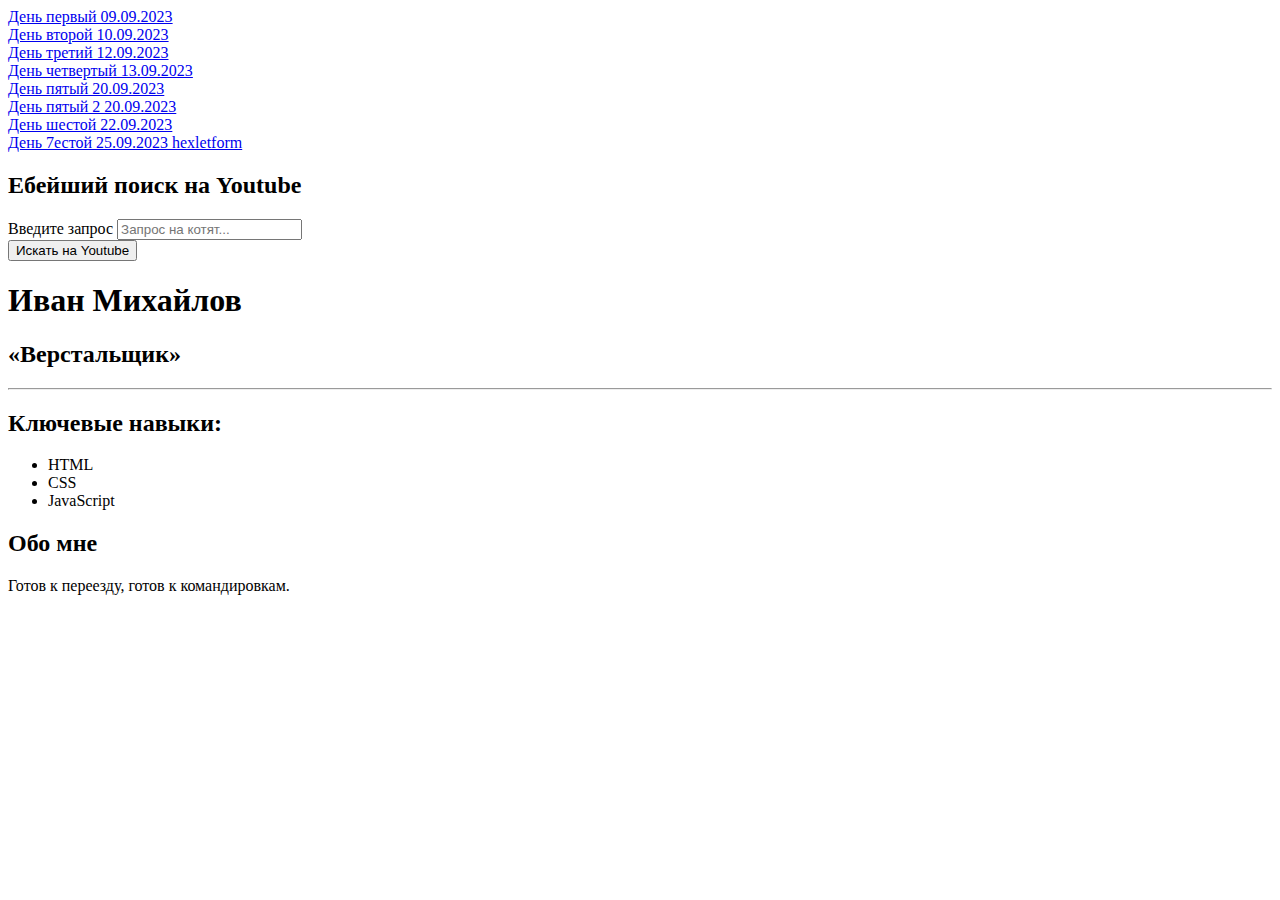
<file: index.html>
<!DOCTYPE html>
<html lang="en">
<head>
    <meta charset="UTF-8">
    <meta name="viewport" content="width=device-width, initial-scale=1.0">
    <title>Document</title>
</head>
<body>
    <a href="one-day" target="_blank">День первый 09.09.2023</a></br>
    <a href="two-day" target="_blank">День второй 10.09.2023</a></br>
    <a href="form.html" target="_blank">День третий 12.09.2023</a></br>
    <a href="1319.html" target="_blank">День четвертый 13.09.2023</a></br>
    <a href="20092023.html" target="_blank">День пятый 20.09.2023</a></br>
     <a href="colum.html" target="_blank">День пятый 2 20.09.2023</a></br>
     <a href="100lawyers/index.html" target="_blank">День шестой 22.09.2023</a></br>
    <a href="hexletform.html" target="_blank">День 7естой 25.09.2023 hexletform</a></br>
    
<main>
    <h2>Ебейший поиск на Youtube</h2>
       <form action="https://www.youtube.com/results">
  <div>
  <label for="query">Введите запрос</label>
  <input
  type="text"
  placeholder="Запрос на котят..."
  id="query"
  name="search_query"
  />
  </div>
      
     <button>Искать на Youtube</button>
  
  
      <h1>Иван Михайлов</h1>
      <h2>«Верстальщик»</h2>
    
      <hr>
    
      <section>
        <h2>Ключевые навыки:</h2>
        <ul>
          <li>HTML</li>
          <li>CSS</li>
          <li>JavaScript</li>
        </ul>
      </section>
    
      <section>
        <h2>Обо мне</h2>
        <p>
          Готов к переезду, готов к командировкам.
        </p>
      </section>
    </main>
</body>
    </html>
</file>
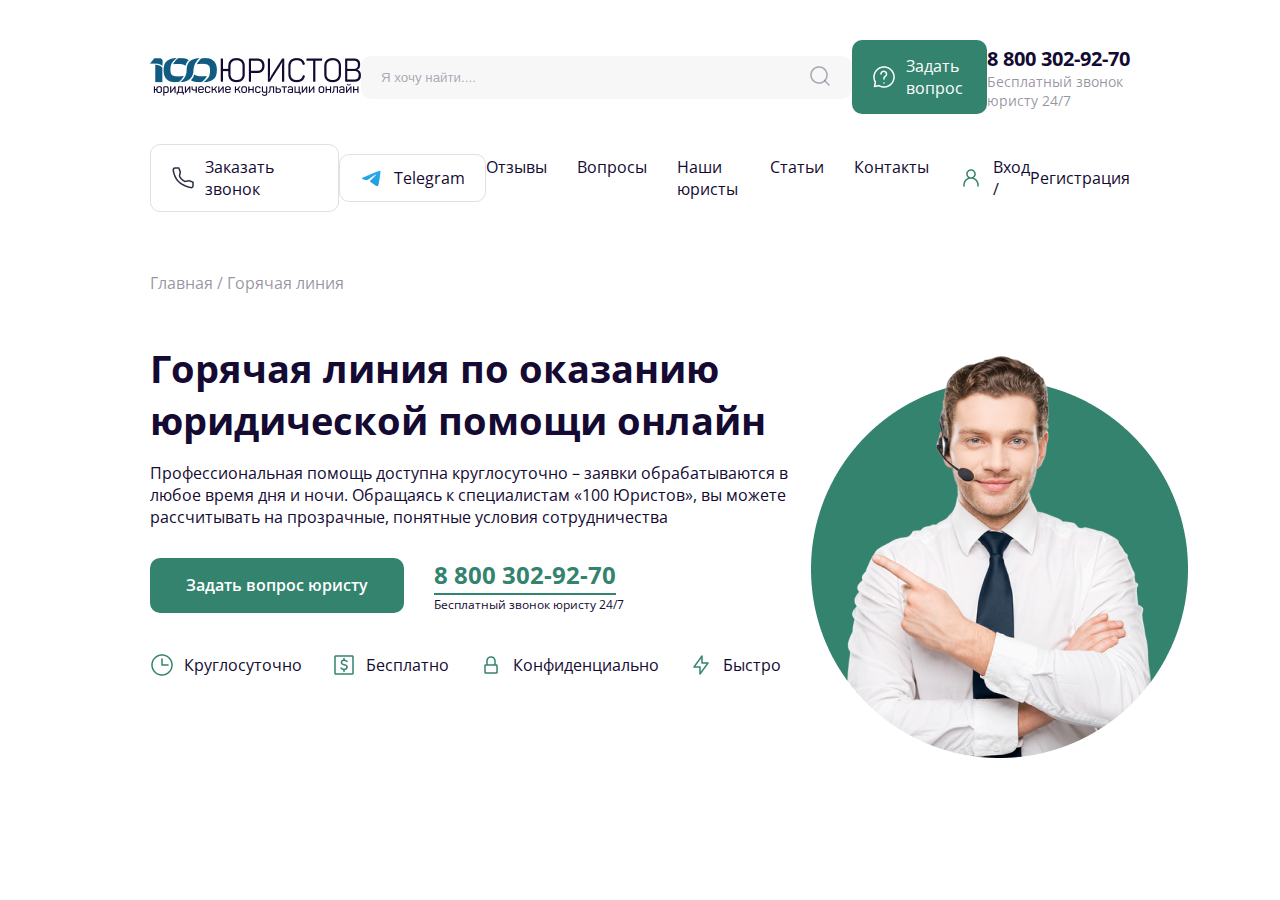
<file: 100lawyers/index.html>
<!DOCTYPE html>
<html lang="en">
<head>
    <meta charset="UTF-8">
    <meta name="viewport" content="width=device-width, initial-scale=1.0">
    <title>100 Юристов</title>
    <link rel="preconnect" href="https://fonts.googleapis.com">
<link rel="preconnect" href="https://fonts.gstatic.com" crossorigin>
<link href="https://fonts.googleapis.com/css2?family=Open+Sans:wght@300;400;500;600;700;800&display=swap" rel="stylesheet">
<link rel="stylesheet" href="assets/style/style.css">

</head>
<body>
    <header class="header"> 
        <div class="container">
            <div class="header-content">
                <img src="assets/images/logo.png" alt="">
                <div class="header-input">
                    <input placeholder="Я хочу найти...." type="text">
                    <button>
                        <img src="assets/images/search.png" alt="">
                    </button>
                </div>
                <a href="#" class="header-question">
                    <img src="assets/images/chat.png" alt="">
                    <p>Задать вопрос</p>
                </a>
                <div class="header-contact">
                    <a href="#">8 800 302-92-70</a>
                    <p>Бесплатный звонок юристу 24/7</p>
                </div>
            </div>
            <div class="header-content">
                <a href="#" class="header-contact-button">
                    <img src="assets/images/phone.png" alt="">
                    <p>Заказать звонок</p>
                </a>

                <a href="#" class="header-contact-button">
                    <img src="assets/images/tg.png" alt="">
                    <p>Telegram</p>
                </a>
                <nav class="nav">
                    <a href="#">Отзывы</a>
                    <a href="#">Вопросы</a>
                    <a href="#">Наши юристы</a>
                    <a href="#">Статьи</a>
                    <a href="#">Контакты</a>
                </nav>
                <div class="header-login">
                    <img src="assets/images/user.png" alt="">
                    <a href="#">Вход / </a>
                    <a href="#">Регистрация</a>

                </div>
            </div>
        </div>
    </header>
    <main class="main">
        <div class="container">
            <div class="main-target">
                <p>
                    Главная / Горячая линия
                </p>
            </div>
            <div class="main-content">

                <div>
                    <h1>
                        Горячая линия по оказанию 
                        юридической помощи онлайн
                    </h1>
                    <P>
                        Профессиональная помощь доступна круглосуточно – заявки обрабатываются в любое время дня и ночи. Обращаясь к специалистам «100 Юристов», вы можете рассчитывать на прозрачные, понятные условия сотрудничества
                    </P>
                    <div class="main-question">
                        <a href="#">Задать вопрос юристу</a>
                        <div>
                            <a href="#">8 800 302-92-70</a>
                            <p>Бесплатный звонок юристу 24/7</p>
                        </div>
                    </div>
                    <div class="maim-plus">
                        <div>
                            <img src="assets/images/clock.png" alt="">
                            <p>Круглосуточно</p>
                        </div>
                        <div>
                            <img src="assets/images/money.png" alt="">
                            <p>Бесплатно</p>
                        </div>
                        <div>
                            <img src="assets/images/lock.png" alt="">
                            <p>Конфиденциально</p>
                        </div>
                        <div>
                            <img src="assets/images/flash.png" alt="">
                            <p>Быстро</p>
                        </div>
                    </div>
                </div>
                <div>
                    <img src="assets/images/man.png" alt="">
                </div>

            </div>
        </div>
    </main>
</body>
</html>
</file>
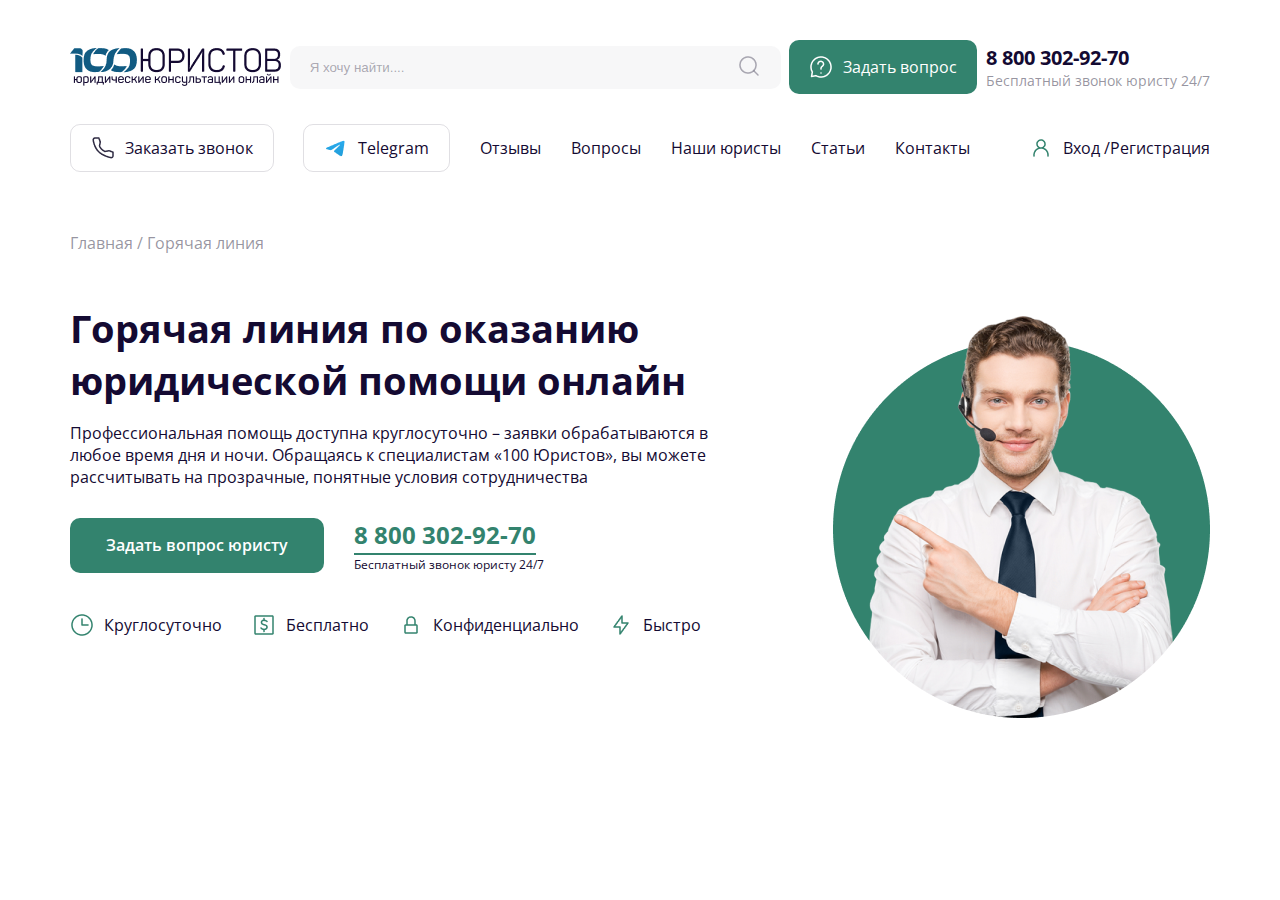
<file: 100lawyers2/index.html>
<!DOCTYPE html>
<html lang="en">
<head>
    <meta charset="UTF-8">
    <meta name="viewport" content="width=device-width, initial-scale=1.0">
    <title>100 Юристов</title>
    <link rel="preconnect" href="https://fonts.googleapis.com">
<link rel="preconnect" href="https://fonts.gstatic.com" crossorigin>
<link href="https://fonts.googleapis.com/css2?family=Open+Sans:wght@300;400;500;600;700;800&display=swap" rel="stylesheet">
<link rel="stylesheet" href="assets/style/style.css">

</head>
<body>
    
    <header class="header"> 
        <div class="container">
            <div class="header-content">
                <img src="assets/images/logo.png" alt="">
                <div class="header-input">
                    <input placeholder="Я хочу найти...." type="text">
                    <button>
                        <img src="assets/images/search.png" alt="">
                    </button>
                </div>
                <a href="#" class="header-question">
                    <img src="assets/images/chat.png" alt="">
                    <p>Задать вопрос</p>
                </a>
                <div class="header-contact">
                    <a href="#">8 800 302-92-70</a>
                    <p>Бесплатный звонок юристу 24/7</p>
                </div>
            </div>
            <div class="header-content">
                <a href="#" class="header-contact-button">
                    <img src="assets/images/phone.png" alt="">
                    <p>Заказать звонок</p>
                </a>

                <a href="#" class="header-contact-button">
                    <img src="assets/images/tg.png" alt="">
                    <p>Telegram</p>
                </a>
                <nav class="nav">
                    <a href="#">Отзывы</a>
                    <a href="#">Вопросы</a>
                    <a href="#">Наши юристы</a>
                    <a href="#">Статьи</a>
                    <a href="#">Контакты</a>
                </nav>
                <div class="header-login">
                    <img src="assets/images/user.png" alt="">
                    <a href="#">Вход / </a>
                    <a href="#">Регистрация</a>

                </div>
            </div>
        </div>
    </header>
    <main class="main">
        <div class="container">
            <div class="main-target">
                <p>
                    Главная / Горячая линия
                </p>
            </div>
            <div class="main-content">

                <div>
                    <h1>
                        Горячая линия по оказанию 
                        юридической помощи онлайн
                    </h1>
                    <P>
                        Профессиональная помощь доступна круглосуточно – заявки обрабатываются в любое время дня и ночи. Обращаясь к специалистам «100 Юристов», вы можете рассчитывать на прозрачные, понятные условия сотрудничества
                    </P>
                    <div class="main-question">
                        <a href="#">Задать вопрос юристу</a>
                        <div>
                            <a href="#">8 800 302-92-70</a>
                            <p>Бесплатный звонок юристу 24/7</p>
                        </div>
                    </div>
                    <div class="maim-plus">
                        <div>
                            <img src="assets/images/clock.png" alt="">
                            <p>Круглосуточно</p>
                        </div>
                        <div>
                            <img src="assets/images/money.png" alt="">
                            <p>Бесплатно</p>
                        </div>
                        <div>
                            <img src="assets/images/lock.png" alt="">
                            <p>Конфиденциально</p>
                        </div>
                        <div>
                            <img src="assets/images/flash.png" alt="">
                            <p>Быстро</p>
                        </div>
                    </div>
                </div>
                <div>
                    <img src="assets/images/man.png" alt="">
                </div>

            </div>
        </main>
    
</body>
</html>
</file>
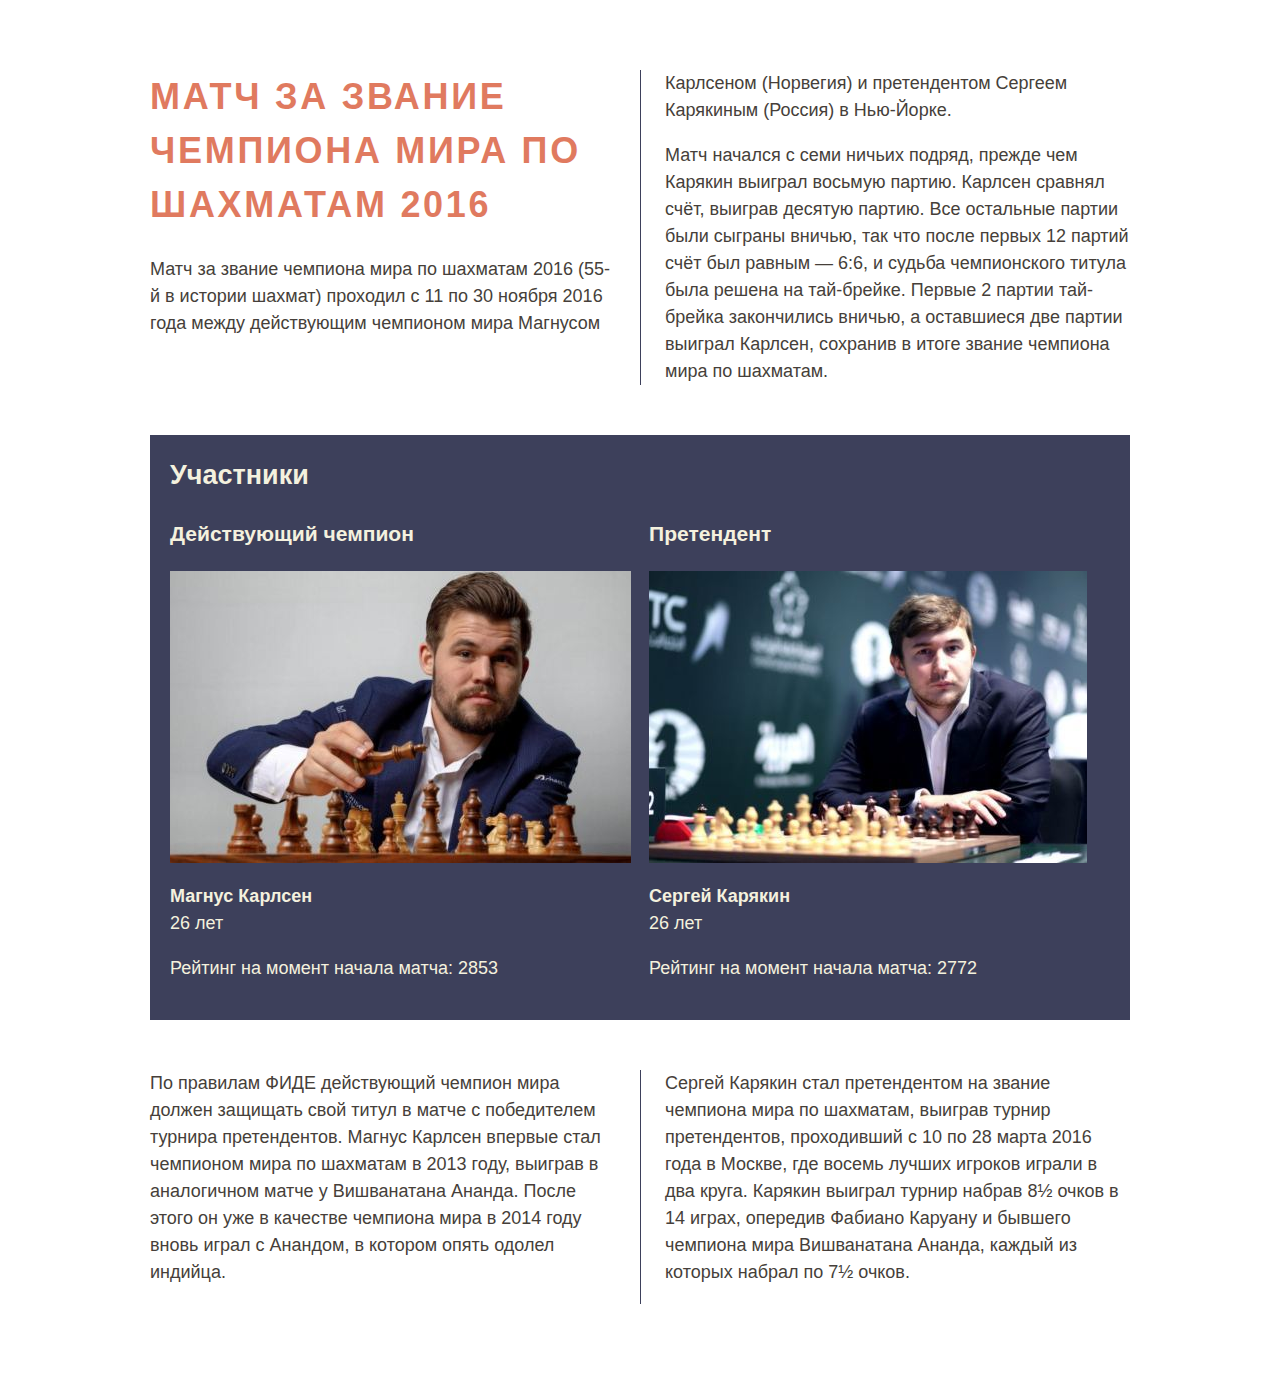
<file: colum.html>
<!DOCTYPE html>
<html lang="ru">
<head>
  <meta charset="UTF-8">
  <meta name="viewport" content="width=device-width, initial-scale=1.0">
  <link rel="stylesheet" href="styles/app2.css">
  <title>Матч за звание чемпиона мира по шахматам 2016</title>
</head>
<body>
  <article class="article">
    <h1>Матч за звание чемпиона мира по шахматам 2016</h1>
    <p>Матч за звание чемпиона мира по шахматам 2016 (55-й в истории шахмат) проходил с 11 по 30 ноября 2016 года между
      действующим чемпионом мира Магнусом Карлсеном (Норвегия) и претендентом Сергеем Карякиным (Россия) в Нью-Йорке.
    </p>
    <p>Матч начался с семи ничьих подряд, прежде чем Карякин выиграл восьмую партию. Карлсен сравнял счёт, выиграв
      десятую партию. Все остальные партии были сыграны вничью, так что после первых 12 партий счёт был равным — 6:6, и
      судьба чемпионского титула была решена на тай-брейке. Первые 2 партии тай-брейка закончились вничью, а оставшиеся
      две партии выиграл Карлсен, сохранив в итоге звание чемпиона мира по шахматам.
    </p>
    <section class="applicants">
      <h2 class="applicants-header">Участники</h2>

      <div class="member">
        <h3>Действующий чемпион</h3>
        <img src="./assets/magnus.jpg" alt="Магнус Карлсен">
        <p class="member-name">Магнус Карлсен</p>
        <p>26 лет</p>
        <p>Рейтинг на момент начала матча: 2853</p>
      </div>

      <div class="member">
        <h3>Претендент</h3>
        <img src="./assets/karyakin.jpg" alt="Сергей Карякин">
        <p class="member-name">Сергей Карякин</p>
        <p>26 лет</p>
        <p>Рейтинг на момент начала матча: 2772</p>
      </div>
    </section>
    <p>По правилам ФИДЕ действующий чемпион мира должен защищать свой титул в матче с победителем турнира претендентов.
      Магнус Карлсен впервые стал чемпионом мира по шахматам в 2013 году, выиграв в аналогичном матче у Вишванатана
      Ананда. После этого он уже в качестве чемпиона мира в 2014 году вновь играл с Анандом, в котором опять одолел
      индийца.</p>
    <p>Сергей Карякин стал претендентом на звание чемпиона мира по шахматам, выиграв турнир претендентов, проходивший с
      10 по 28 марта 2016 года в Москве, где восемь лучших игроков играли в два круга. Карякин выиграл турнир набрав 8½
      очков в 14 играх, опередив Фабиано Каруану и бывшего чемпиона мира Вишванатана Ананда, каждый из которых набрал по
      7½ очков.</p>
  </article>
</body>

</html>
</file>
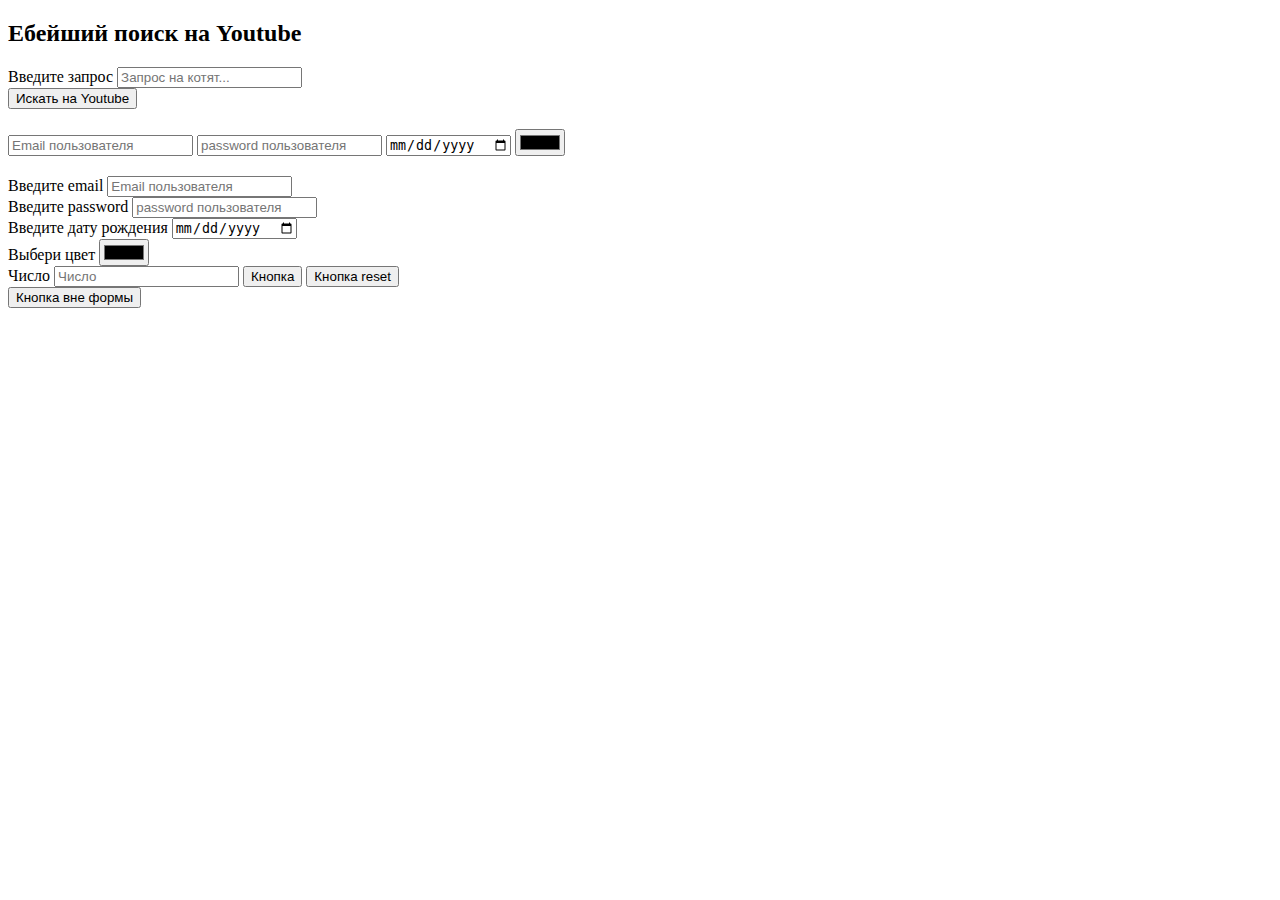
<file: form.html>
<!DOCTYPE html>
<html lang="en">
<head>
    <meta charset="UTF-8">
    <meta name="viewport" content="width=device-width, initial-scale=1.0">
    <link href="css/form.css" rel="stylesheet">
    <title>Формы</title>
</head>
<body>

    <h2>Ебейший поиск на Youtube</h2>
     <form action="https://www.youtube.com/results">
<div>
<label for="query">Введите запрос</label>
<input
type="text"
placeholder="Запрос на котят..."
id="query"
name="search_query"
/>

</div>    
<button>Искать на Youtube</button>

   <div id="startForm">
    <form action="/test">
        <input type="email" placeholder="Email пользователя">
        <input type="password" placeholder="password пользователя">
        <input type="date" placeholder="Дата рождения">
        <input type="color">
    </form>
</div>

<div id="startForm2">
    <form action="/test">
        <div><label for="email">Введите email</label>
        <input type="email" placeholder="Email пользователя" id="email"></div>
        <div><label for="password">Введите password</label>
        <input type="password" placeholder="password пользователя" id="password"></div>
        <div><label for="date">Введите дату рождения</label>
        <input type="date" placeholder="Дата рождения" id="date"></div>
        <div><label for="color">Выбери цвет</label>
        <input type="color" id="color"></div>
            <div>
                <label>
                    Число
                    <input type="number" placeholder="Число"/>
                </label>
                <button type="button">Кнопка</button>
                <button type="reset">Кнопка reset</button>
               
            </div>
    </form>
    <button>Кнопка вне формы</button>
</div>

</body>
</html>
</file>
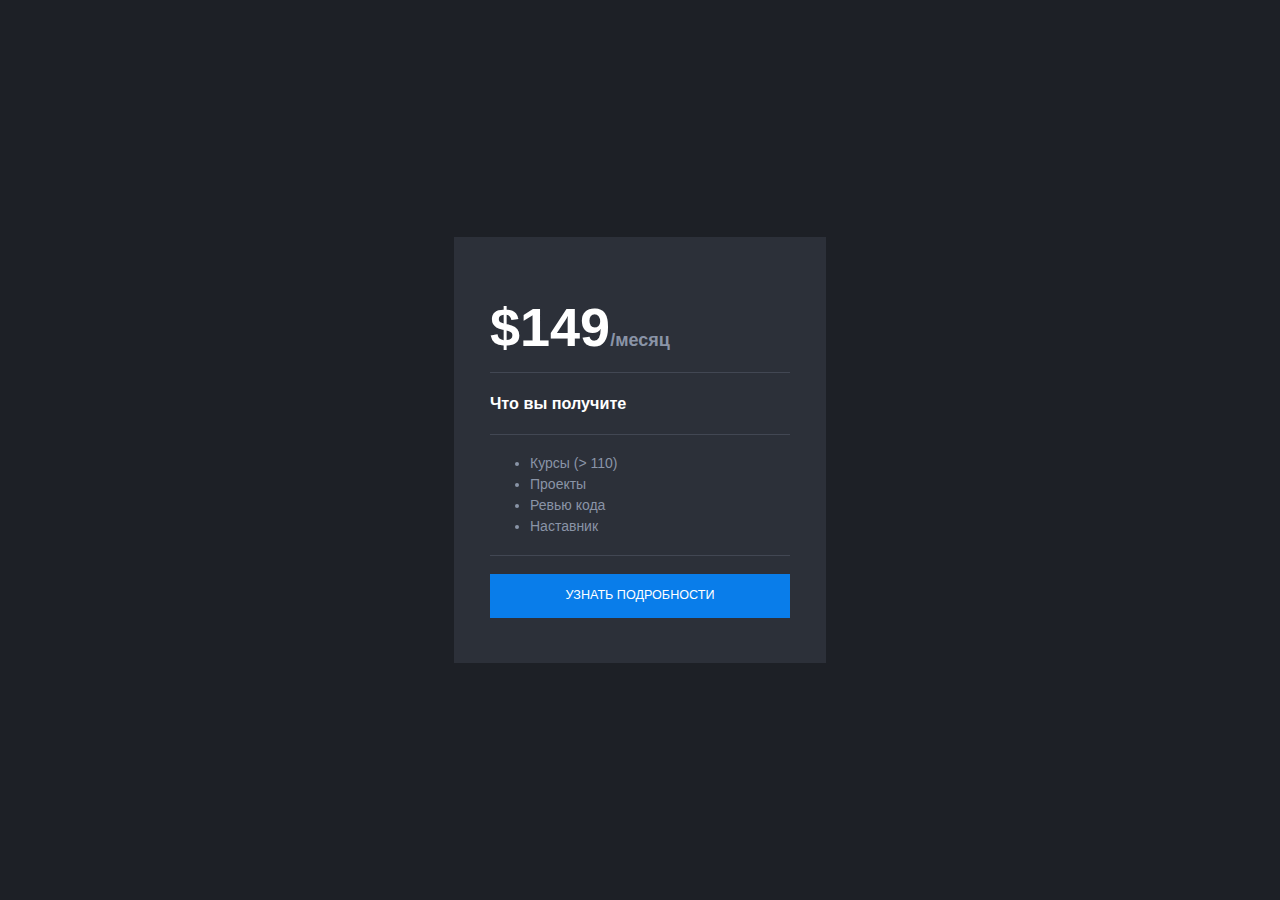
<file: hexletform.html>
<!DOCTYPE html>
<html lang="ru">
<head>
  <meta charset="UTF-8">
  <meta name="viewport" content="width=device-width, initial-scale=1.0">
  <link rel="stylesheet" href="styles/appform.css">
  <title>Hexlet Price</title>
</head>
<body>
  <div class="card">
    <h2 class="price border-bottom"><span>$149</span>/месяц</h2>
    <h3 class="border-bottom">Что вы получите</h3>
    <ul class="card-list border-bottom">
      <li>Курсы (&gt; 110)</li>
      <li>Проекты</li>
      <li>Ревью кода</li>
      <li>Наставник</li>
    </ul>
    <a href="#" class="btn btn-blue mt-1">Узнать подробности</a>
  </div>
</body>
</html>
</file>
<file: 100lawyers/assets/style/style.css>
body {
    font-family: 'Open Sans', sans-serif;
    font-size: 16px;
    font-weight: 400;
    color: #140A32;
}

* {
    margin: 0;
    padding: 0;
    box-sizing: border-box;
}

.container {
    margin: 0px 150px;

}
/* Header */

.header {
    padding: 40px 0px 30px 0px;
}

.header-content {
    display: flex;
    justify-content: space-between;
    align-items: center; 
    margin-bottom: 30px;
}

.header-content img {
    height: 38px;
}

.header-input {
    display: flex;
    align-items: center; 
}

.header-input input {
    background-color: rgba(47, 43, 67, 0.04);
    padding: 14px 20px;
    width: 427px;
    border: none;
    outline: none;
    border-radius: 10px;
    border-bottom-right-radius: 0px;
    border-top-right-radius: 0px;
}

.header-input input::placeholder {
    color: rgba(47, 43, 67, 0.4);
} 

.header-input button {
    border: none;
    outline: none;
    background-color: rgba(47, 43, 67, 0.04);
    border-radius: 10px;
    border-bottom-left-radius: 0px;
    border-top-left-radius: 0px;
    padding: 8px 20px;
}

.header-input button:hover {
    cursor: pointer;
}

.header-input button img {
    height: 24px;
}

.header-question {
    background-color: #33836E;
    border-radius: 10px;
    padding: 15px 20px;

    display: flex;
    align-items: center;
    text-decoration: none;
}

.header-question img {
    height: 24px;
    margin-right: 10px;
}

.header-question p {
    color: #fff;
}

.header-contact a {
    font-size: 20px;
    font-weight: 700;
    margin-bottom: 5px;
    text-decoration: none;
    color: #140A32;
}

.header-contact p {
    font-size: 14px;
    font-weight: 400;
    color: rgba(47, 43, 67, 0.5);
}

.header-contact-button {
    text-decoration: none;
    padding: 11px 20px;
    display: flex;
    align-items: center;
    color: #140A32;
    border: 1px solid #2F2B4326;
    border-radius: 10px;
}

.header-contact-button img {
    height: 24px;
    margin-right: 10px;
}

.nav {
    display: flex;
}

.nav a {
    margin-right: 30px;
    text-decoration: none;
    color: #140A32;
}

.header-login {
    display: flex;
    align-items: center;
}

.header-login img {
    height: 24px;
    margin-right: 10px;
}

.header-login a {
    text-decoration: none;
    color: #140A32;
}

/* Nain */

.main-target {
   color: rgba(47, 43, 67, 0.5); 
   margin-bottom: 49px;
}

.main-content {
    display: flex;
    align-items: center;
    justify-content: space-between;
}

.main-content:first-child {
    margin-right: 106px;
}

.main-content div h1 {
    font-size: 38px;
    font-weight: 700;
    line-height: 51.75px;
    width: 657px;

    margin-bottom: 15px;
}

.main-content > div > p {
    color: #140A32;
    font-size: 16px;
    border-left-width: 25.6px;
    margin-bottom: 30px;
    width: 657px;
}

.main-question {
    display: flex;
    margin-bottom: 40px;
}

.main-question > a {
    background-color: #33836E;
    padding: 16px 36px;
    color: #fff;
    font-weight: 600;
    margin-right: 30px;
    border-radius: 10px;
    text-decoration: none;
}

.main-question div a {
    text-decoration: none;
    color: #33836E;
    font-weight: 700;
    font-size: 24px;
    padding-bottom: 2px;
    border-bottom: 2px solid #33836E
}

.main-question div p {
    columns: rgba(47, 43, 67, 0.5);
    font-size: 12px;
    font-weight: 400;

    margin-top: 5px;
}

.maim-plus {
    display: flex;
    align-items: center;
    margin-bottom: 100px;
}

.maim-plus div {
    margin-right: 30px;
    display: flex;
    align-items: center;
}

.maim-plus div p {
    color: #140A32;
}

.maim-plus div img {
    height: 24px;
    margin-right: 10px;
}
</file>
<file: 100lawyers2/assets/style/style.css>
html, body{
    padding:0;
    margin:0;
    min-height:100%;
    min-width: 100%;;
}

body {
    font-family: 'Open Sans', sans-serif;
    font-size: 16px;
    font-weight: 400;
    color: #140A32;
}

* {
    margin: 0;
    padding: 0;
    box-sizing: border-box;
}

.header, .main{
    max-width: 1140px;
    margin:0 auto;
}

.container {  
    
}
/* Header */

.header {
    padding: 40px 0px 30px 0px;
    
}

.header-content {
    display: flex;
    justify-content: space-between;
    align-items: center; 
    margin-bottom: 30px;
}

.header-content img {
    height: 38px;
}

.header-input {
    display: flex;
    align-items: center; 
}

.header-input input {
    background-color: rgba(47, 43, 67, 0.04);
    padding: 14px 20px;
    width: 427px;
    border: none;
    outline: none;
    border-radius: 10px;
    border-bottom-right-radius: 0px;
    border-top-right-radius: 0px;
}

.header-input input::placeholder {
    color: rgba(47, 43, 67, 0.4);
} 

.header-input button {
    border: none;
    outline: none;
    background-color: rgba(47, 43, 67, 0.04);
    border-radius: 10px;
    border-bottom-left-radius: 0px;
    border-top-left-radius: 0px;
    padding: 8px 20px;
}

.header-input button:hover {
    cursor: pointer;
}

.header-input button img {
    height: 24px;
}

.header-question {
    background-color: #33836E;
    border-radius: 10px;
    padding: 15px 20px;

    display: flex;
    align-items: center;
    text-decoration: none;
}

.header-question img {
    height: 24px;
    margin-right: 10px;
}

.header-question p {
    color: #fff;
}

.header-contact a {
    font-size: 20px;
    font-weight: 700;
    margin-bottom: 5px;
    text-decoration: none;
    color: #140A32;
}

.header-contact p {
    font-size: 14px;
    font-weight: 400;
    color: rgba(47, 43, 67, 0.5);
}

.header-contact-button {
    text-decoration: none;
    padding: 11px 20px;
    display: flex;
    align-items: center;
    color: #140A32;
    border: 1px solid #2F2B4326;
    border-radius: 10px;
}

.header-contact-button img {
    height: 24px;
    margin-right: 10px;
}

.nav {
    display: flex;
}

.nav a {
    margin-right: 30px;
    text-decoration: none;
    color: #140A32;
}

.header-login {
    display: flex;
    align-items: center;
}

.header-login img {
    height: 24px;
    margin-right: 10px;
}

.header-login a {
    text-decoration: none;
    color: #140A32;
}

/* Nain */

.main-target {
   color: rgba(47, 43, 67, 0.5); 
   margin-bottom: 49px;
}

.main-content {
    display: flex;
    align-items: center;
    justify-content: space-between;
}

.main-content:first-child {
    margin-right: 106px;
}

.main-content div h1 {
    font-size: 38px;
    font-weight: 700;
    line-height: 51.75px;
    width: 657px;

    margin-bottom: 15px;
}

.main-content > div > p {
    color: #140A32;
    font-size: 16px;
    border-left-width: 25.6px;
    margin-bottom: 30px;
    width: 657px;
}

.main-question {
    display: flex;
    margin-bottom: 40px;
}

.main-question > a {
    background-color: #33836E;
    padding: 16px 36px;
    color: #fff;
    font-weight: 600;
    margin-right: 30px;
    border-radius: 10px;
    text-decoration: none;
}

.main-question div a {
    text-decoration: none;
    color: #33836E;
    font-weight: 700;
    font-size: 24px;
    padding-bottom: 2px;
    border-bottom: 2px solid #33836E
}

.main-question div p {
    columns: rgba(47, 43, 67, 0.5);
    font-size: 12px;
    font-weight: 400;

    margin-top: 5px;
}

.maim-plus {
    display: flex;
    align-items: center;
    margin-bottom: 100px;
}

.maim-plus div {
    margin-right: 30px;
    display: flex;
    align-items: center;
}

.maim-plus div p {
    color: #140A32;
}

.maim-plus div img {
    height: 24px;
    margin-right: 10px;
}
</file>
<file: styles/app2.css>
html {
  color: #463f3a;
  font: 18px/1.5 sans-serif;
}

body {
  width: 980px;
  margin: 0 auto;
  padding: 70px;
}

h1,
h2,
h3,
p {
  margin-top: 0;
}

h1 {
  color: #e07a5f;
  letter-spacing: 0.075em;
  text-transform: uppercase;
}

img {
  max-width: 100%;
  height: auto;

  vertical-align: middle;
}

.article {
  column-count: 2;
  column-gap: 50px;
  column-rule: 1px solid #3d405b;
}

.applicants {
  margin: 50px 0;
  padding: 20px;

  color: #f4f1de;

  column-count: 2;

  column-span: all;

  background: #3d405b;
}

.applicants-header {
  column-span: all;
}

.member-name {
  margin: 20px 0 0;

  font-weight: bold;
}
</file>
<file: css/form.css>
#startForm {
    padding-top: 20px;
}
#startForm2 {
    padding-top: 20px;
}
</file>
<file: styles/appform.css>
html {
  font: 18px/1.5 sans-serif;
  background-color: #1d2026;
  color: #8a94a7;
}

body {
  display: flex;
  align-items: center;
  justify-content: center;
  margin: 0;
  padding: 0;
  width: 100vw;
  height: 100vh;
}

h1,
h2,
h3 {
  margin: 0;
  padding: 1rem 0;
}

ul {
  margin: 0;
  padding-top: 1rem;
  padding-bottom: 1rem;
}

.card {
  width: 300px;
  background-color: #2c3039;
  padding: 2.5rem 2rem;
}

.card-list {
  font-size: 14px;
}

.price {
  font-size: 1rem;
  line-height: 1;
}

.price span {
  color: #fff;
  font-size: 3em;
}

.card h3 {
  color: #fff;
  font-size: 0.9em;
}

.btn {
  display: block;
  padding: 1em 0;

  color: white;

  font-size: 0.7rem;

  text-align: center;
  text-transform: uppercase;
  text-decoration: none;
}

.btn-blue {
  background-color: #097dea;
}

.mt-1 {
  margin-top: 1rem;
}

.border-bottom {
  border-bottom: 1px solid rgb(138 148 167 / 24%);
}
</file>
